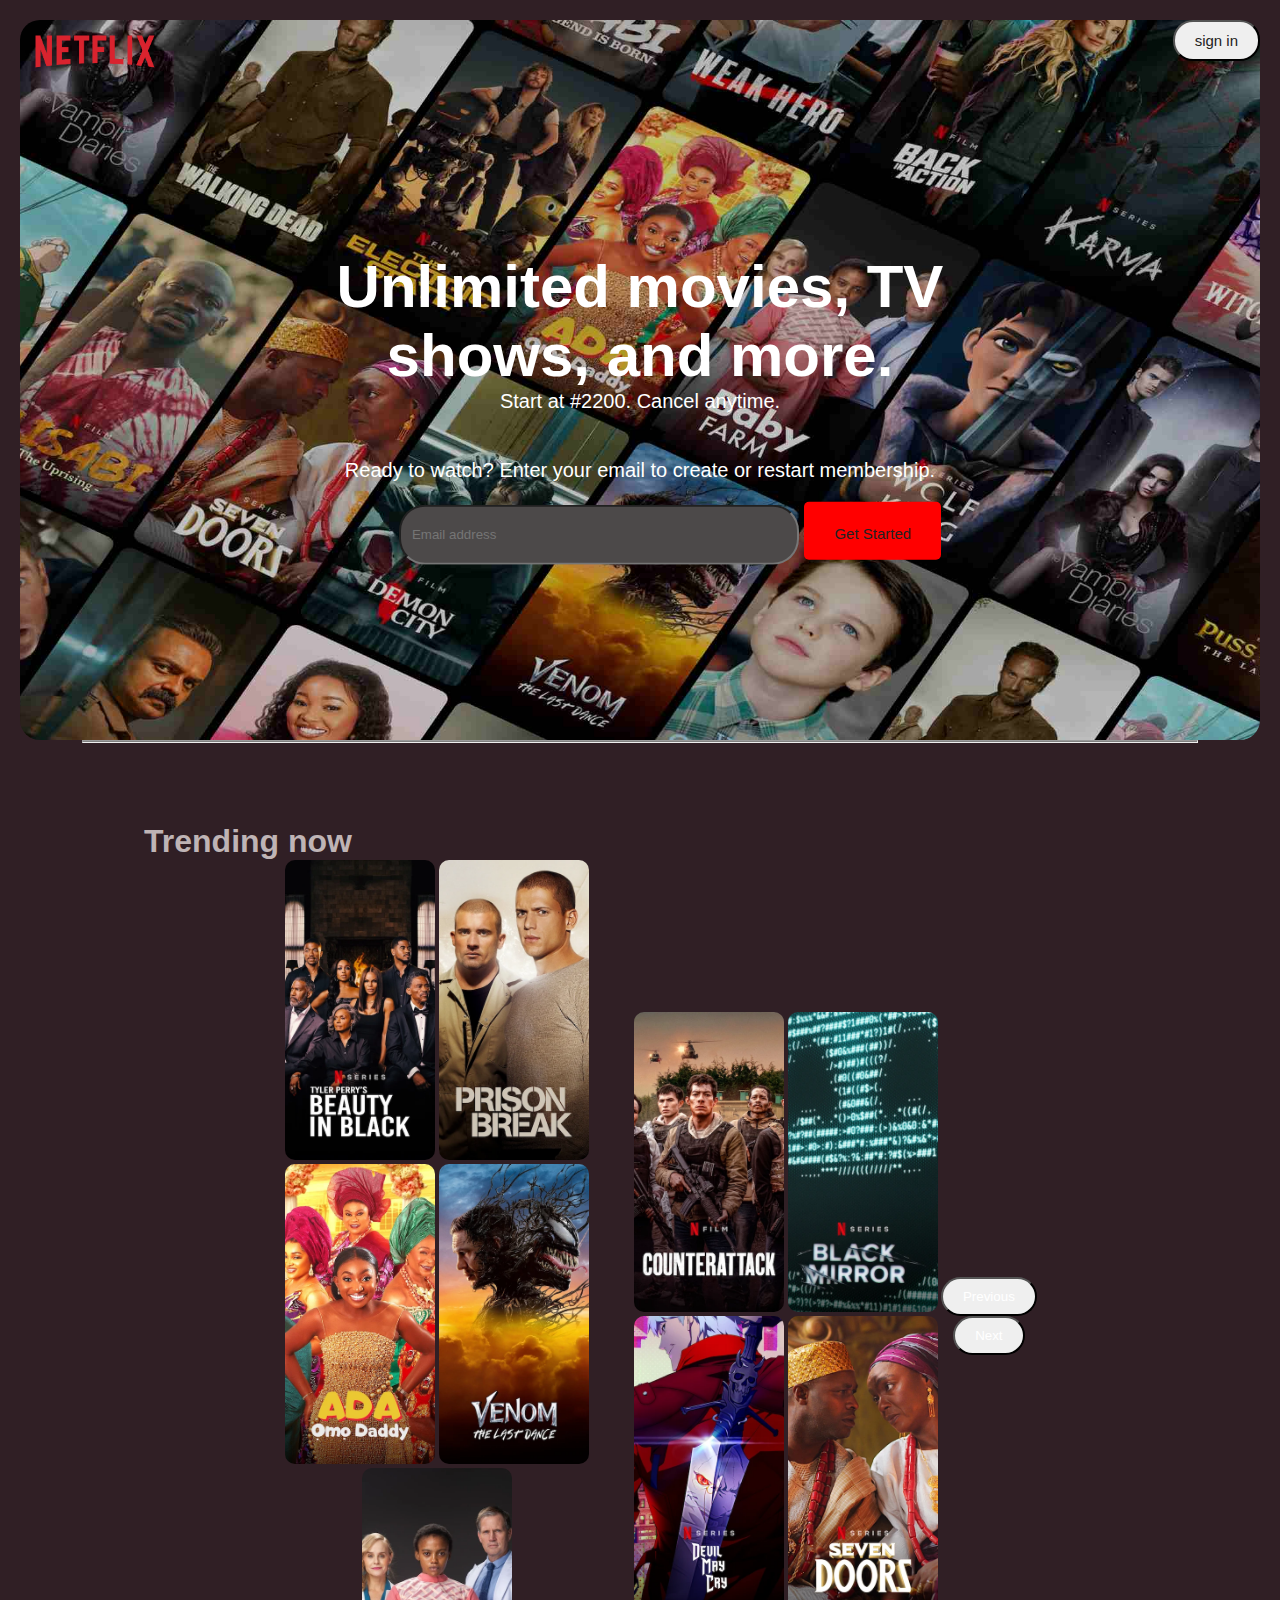
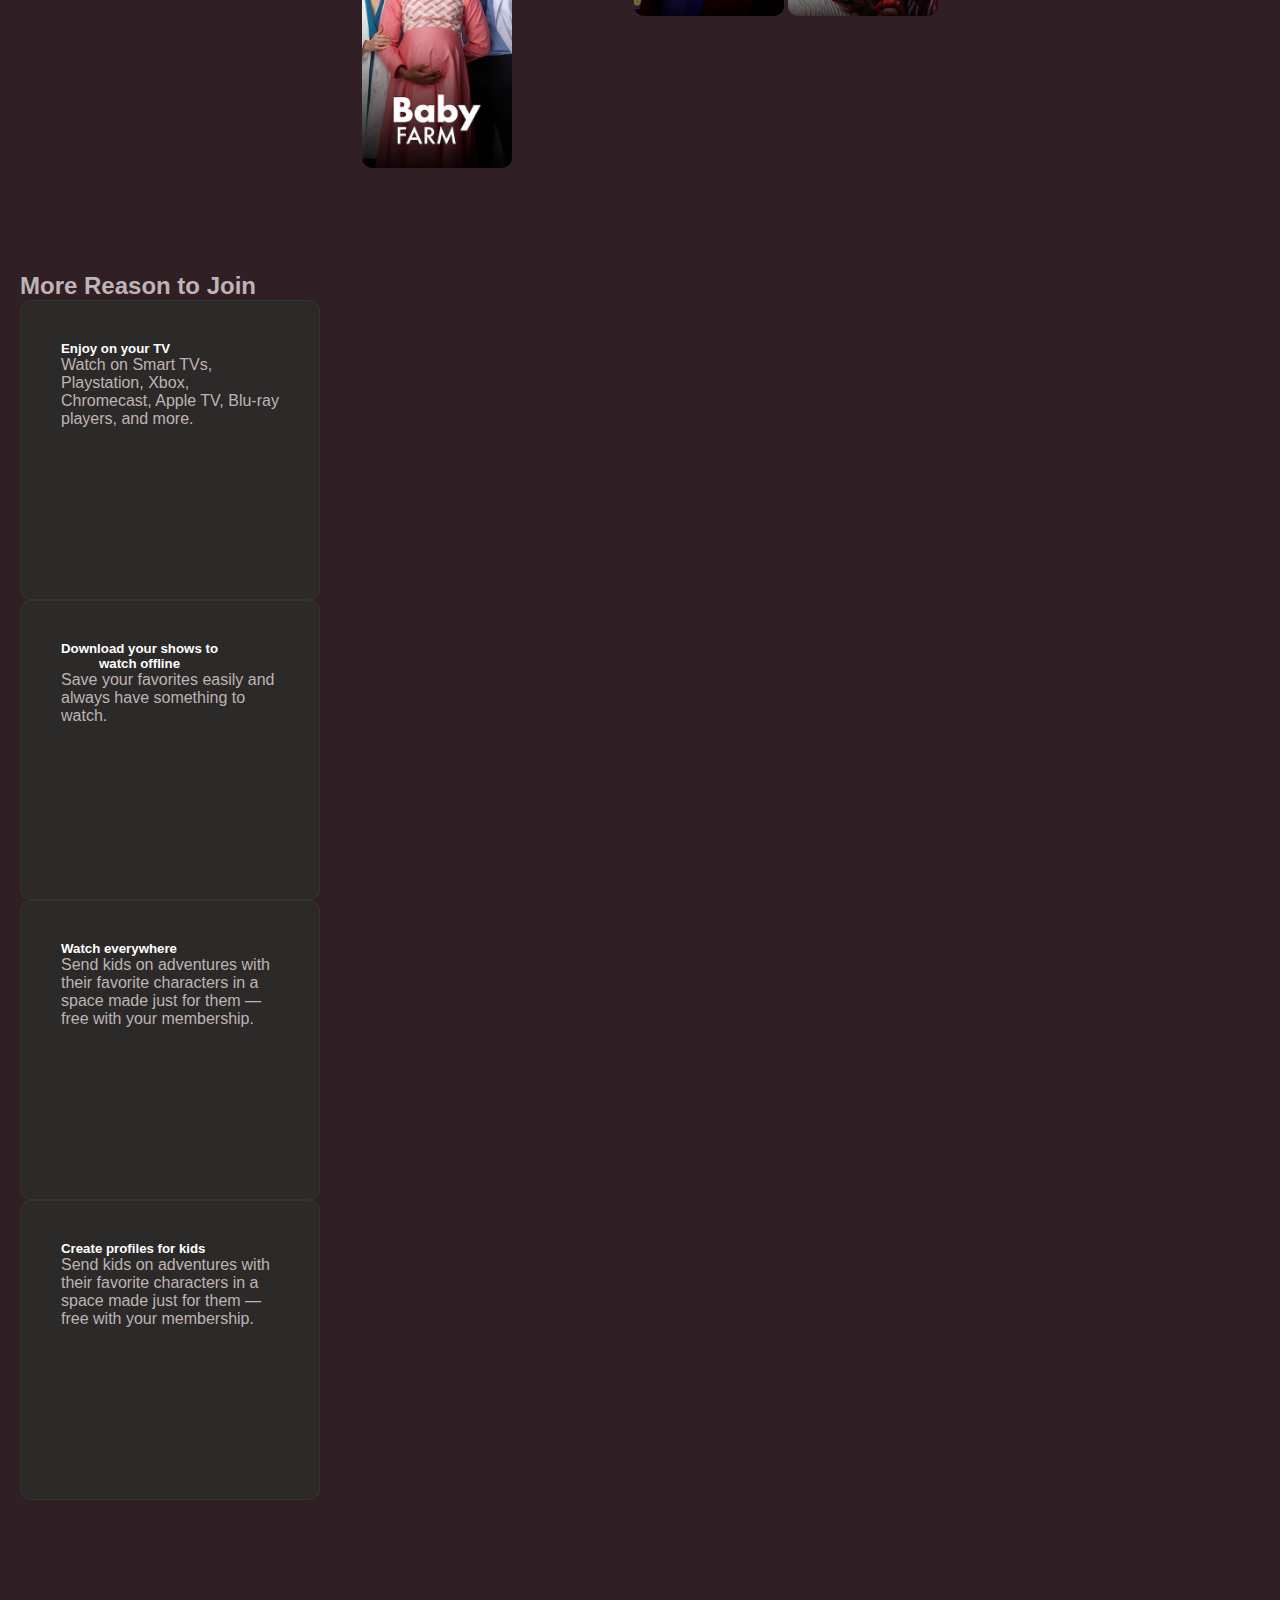
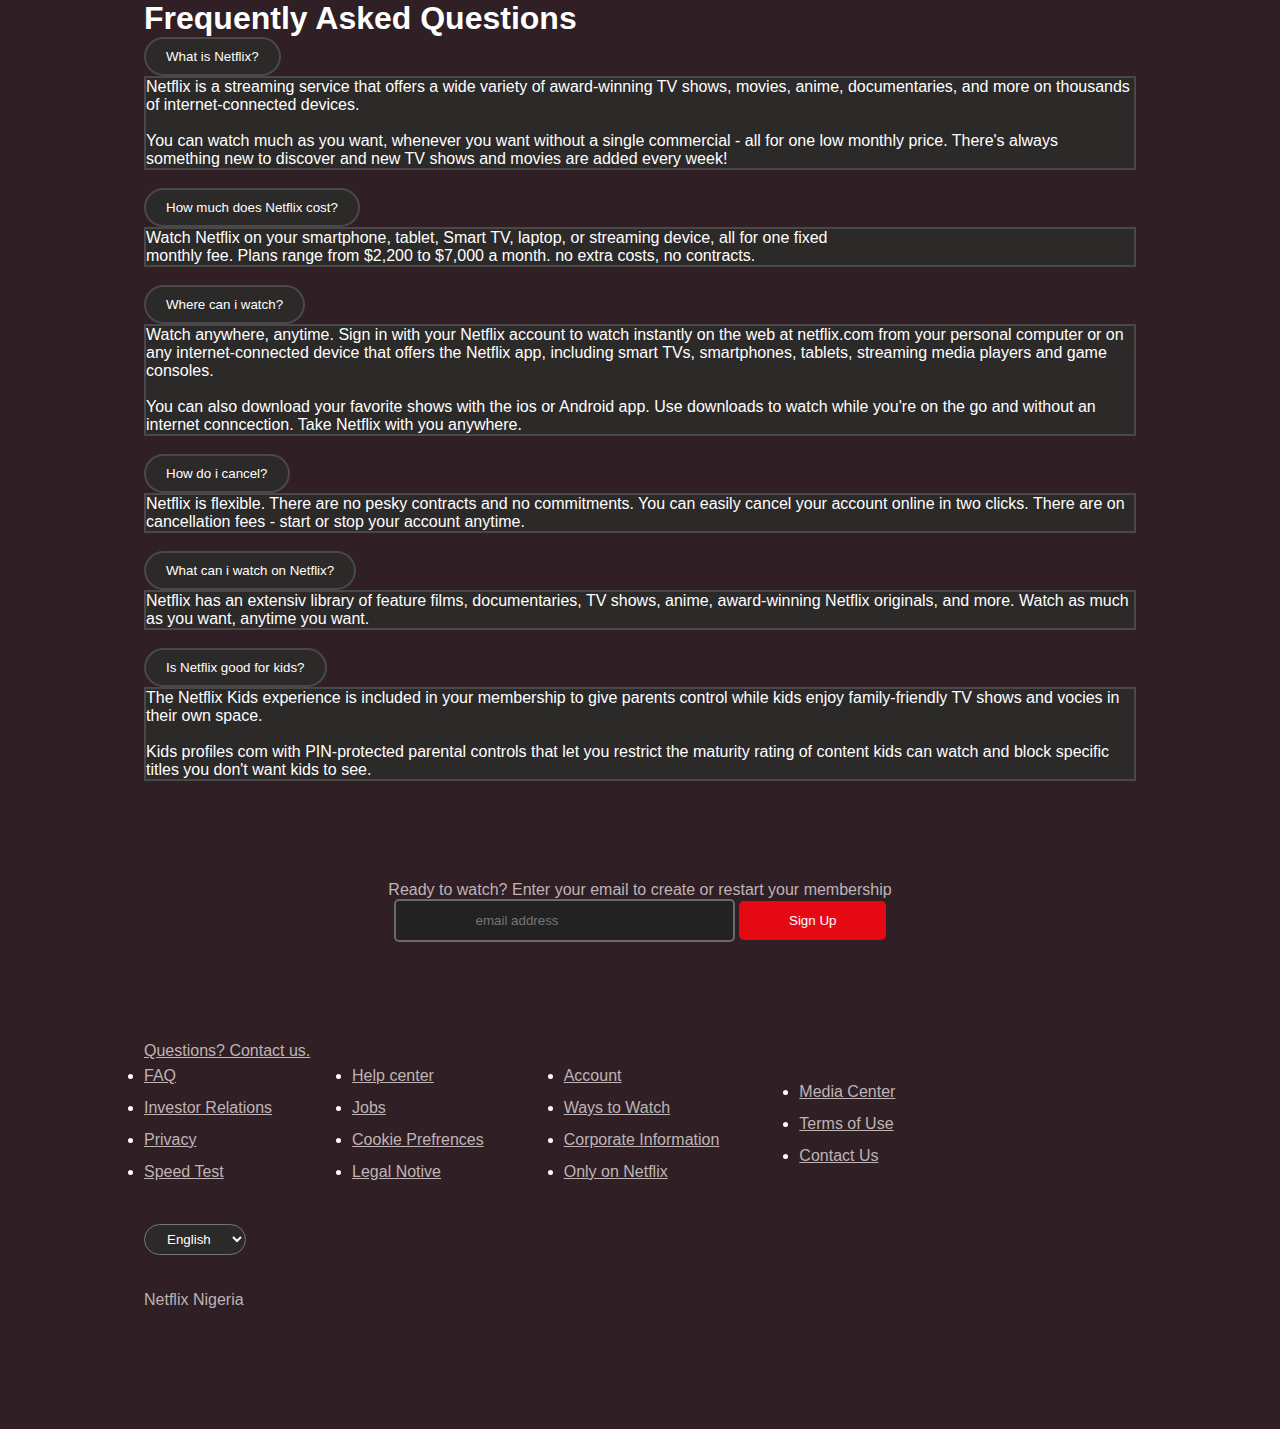
<file: index.html>
<!DOCTYPE html>
<html>
  <head>
    <title>Netflix</title>
    <link
      href="https://cdn.jsdelivr.net/npm/bootstrap@5.3.5/dist/css/bootstrap.min.css"
      rel="stylesheet"
      integrity="sha384-SgOJa3DmI69IUzQ2PVdRZhwQ+dy64/BUtbMJw1MZ8t5HZApcHrRKUc4W0kG879m7"
      crossorigin="anonymous"
    />
    <link rel="stylesheet" href="./style.css" />
  </head>
  <body>
    <div class="header">
      <div class="navbar">
        <div class="logo">
          <a href="">
            <img src="./images/Netflix_Logo_PMS.png" alt="" width="150px" />
          </a>
        </div>
        <div class="btn">
          <button><a href="">sign in</a></button>
        </div>
      </div>
      <div class="hero-section">
        <div class="hero-text">
          <h1>Unlimited movies, TV shows, and more.</h1>
          <p>Start at #2200. Cancel anytime.</p>
          <br /><br />
          Ready to watch? Enter your email to create or restart membership.
        </div>
        <div class="hero-button">
          <form class="email">
            <input type="email" placeholder="   Email address" required />

            <button><a href="">Get Started</a></button>
          </form>
        </div>
      </div>
    </div>
    <hr />
    <div>
      <div class="main">
        <h2>Trending now</h2>
        <div id="carouselExample" class="carousel slide">
          <div class="carousel-inner">
            <div class="carousel-item active">
              <img src="./images/black beauty.webp" class="logo2" alt="" />

              <img src="./images/prison break.webp" class="logo2" alt="" />

              <img src="./images/ada omo daddy.webp" class="logo2" alt="" />

              <img src="./images/venom.webp" class="logo2" alt="" />

              <img src="./images/baby farm.webp" class="logo2" alt="" />
            </div>

            <div class="carousel-item">
              <img src="./images/counter attack.webp" class="logo2" alt="" />

              <img src="./images/black mirror.webp" class="logo2" alt="" />

              <img src="./images/devil cry.webp" class="logo2" alt="" />

              <img src="./images/seven doors.webp" class="logo2" alt="" />
            </div>

            <div>
              <button
                class="carousel-control-prev"
                type="button"
                data-bs-target="#carouselExample"
                data-bs-slide="prev"
              >
                <span
                  class="carousel-control-prev-icon"
                  aria-hidden="true"
                ></span>
                <span class="visually-hidden">Previous</span>
              </button>

              <button
                class="carousel-control-next"
                type="button"
                data-bs-target="#carouselExample"
                data-bs-slide="next"
              >
                <span
                  class="carousel-control-next-icon"
                  aria-hidden="true"
                ></span>
                <span class="visually-hidden">Next</span>
              </button>
            </div>
          </div>
        </div>
      </div>

      <!-- card -->
      <div class="card-h2">
        <h2>More Reason to Join</h2>
      </div>
      <div class="row row-cols-1 row-cols-md-4 g-0.5 p-5">
        <div class="col">
          <div class="card">
            <div class="card-body">
              <h5 class="card-title">Enjoy on your TV</h5>
              <p class="card-text">
                Watch on Smart TVs, Playstation, Xbox, Chromecast, Apple TV,
                Blu-ray players, and more.
              </p>
            </div>
          </div>
        </div>
        <div class="col">
          <div class="card">
            <div class="card-body">
              <h5 class="card-title">
                Download your shows to<br />watch offline
              </h5>
              <p class="card-text">
                Save your favorites easily and always have something to watch.
              </p>
            </div>
          </div>
        </div>
        <div class="col">
          <div class="card">
            <div class="card-body">
              <h5 class="card-title">Watch everywhere</h5>
              <p class="card-text">
                Send kids on adventures with their favorite characters in a
                space made just for them — free with your membership.
              </p>
            </div>
          </div>
        </div>
        <div class="col">
          <div class="card">
            <div class="card-body">
              <h5 class="card-title">Create profiles for kids</h5>
              <p class="card-text">
                Send kids on adventures with their favorite characters in a
                space made just for them — free with your membership.
              </p>
            </div>
          </div>
        </div>
      </div>

      
    </div>


    <!-- Accordion -->


     <!-- Accordion section -->
     <div class="acord-sect">
        <h1 class="h1">Frequently Asked Questions</h1>
        <div class="accordion accordion-flush" id="accordionFlushExample">
            <div class="accordion-item">
              <h2 class="accordion-header">
                <button class="accordion-button collapsed" type="button" data-bs-toggle="collapse" data-bs-target="#flush-collapseOne" aria-expanded="false" aria-controls="flush-collapseOne">
                  What is Netflix?
                </button>
              </h2>
              <div id="flush-collapseOne" class="accordion-collapse collapse" data-bs-parent="#accordionFlushExample">
                <div class="accordion-body">Netflix is a streaming service that offers a wide variety of award-winning TV shows, movies, anime, documentaries, and more on thousands of internet-connected devices. <br><br> You can watch much as you want, whenever you want without a single commercial - all for one low monthly price. There's always something new to discover and new TV shows and movies are added every week!</div>
              </div>
            </div>
            <br>

            <div class="accordion-item">
              <h2 class="accordion-header">
                <button class="accordion-button collapsed" type="button" data-bs-toggle="collapse" data-bs-target="#flush-collapseTwo" aria-expanded="false" aria-controls="flush-collapseTwo">
                  How much does Netflix cost?
                </button>
              </h2>
              <div id="flush-collapseTwo" class="accordion-collapse collapse" data-bs-parent="#accordionFlushExample">
                <div class="accordion-body">Watch Netflix on your smartphone, tablet, Smart TV, laptop, or streaming device, all for one fixed<br> monthly fee. Plans range from $2,200 to $7,000 a month. no extra costs, no contracts.</div>
              </div>
            </div>
            <br>

            <div class="accordion-item">
              <h2 class="accordion-header">
                <button class="accordion-button collapsed" type="button" data-bs-toggle="collapse" data-bs-target="#flush-collapseThree" aria-expanded="false" aria-controls="flush-collapseThree">
                  Where can i watch?
                </button>
              </h2>
              <div id="flush-collapseThree" class="accordion-collapse collapse" data-bs-parent="#accordionFlushExample">
                <div class="accordion-body">Watch anywhere, anytime. Sign in with your Netflix account to watch instantly on the web at netflix.com from your personal computer or on any internet-connected device that offers the Netflix app, including smart TVs, smartphones, tablets, streaming media players and game consoles. <br><br> You can also download your favorite shows with the ios or Android app. Use downloads to watch while you're on the go and without an internet conncection. Take Netflix with you anywhere.</div>
              </div>
            </div>
            <br>

            <div class="accordion-item">
                <h2 class="accordion-header">
                  <button class="accordion-button collapsed" type="button" data-bs-toggle="collapse" data-bs-target="#flush-collapseFour" aria-expanded="false" aria-controls="flush-collapseFour">
                    How do i cancel?
                  </button>
                </h2>
                <div id="flush-collapseFour" class="accordion-collapse collapse" data-bs-parent="#accordionFlushExample">
                  <div class="accordion-body">Netflix is flexible. There are no pesky contracts and no commitments. You can easily cancel your account online in two clicks. There are on cancellation fees - start or stop your account anytime.</div>
                </div>
              </div>
              <br>
            
            <div class="accordion-item">
                <h2 class="accordion-header">
                  <button class="accordion-button collapsed" type="button" data-bs-toggle="collapse" data-bs-target="#flush-collapseFive" aria-expanded="false" aria-controls="flush-collapseFive">
                    What can i watch on Netflix?
                  </button>
                </h2>
                <div id="flush-collapseFive" class="accordion-collapse collapse" data-bs-parent="#accordionFlushExample">
                  <div class="accordion-body">Netflix has an extensiv library of feature films, documentaries, TV shows, anime, award-winning Netflix originals, and more. Watch as much as you want, anytime you want.</div>
                </div>
              </div>
              <br>
            
            <div class="accordion-item">
                <h2 class="accordion-header">
                  <button class="accordion-button collapsed" type="button" data-bs-toggle="collapse" data-bs-target="#flush-collapseSix" aria-expanded="false" aria-controls="flush-collapseSix">
                    Is Netflix good for kids?
                  </button>
                </h2>
                <div id="flush-collapseSix" class="accordion-collapse collapse" data-bs-parent="#accordionFlushExample">
                  <div class="accordion-body">The Netflix Kids experience is included in your membership to give parents control while kids enjoy family-friendly TV shows and vocies in their own space. <br><br>Kids profiles com with PIN-protected parental controls that let you restrict the maturity rating of content kids can watch and block specific titles you don't want kids to see.</div>
                </div>
              </div>

          </div>
     </div>

     <!-- Section signin content -->
    <div class="sect-signin">
        <p>Ready to watch? Enter your email to create or restart your membership</p>
        
        <form action="" class="signin-button">
        <input type="email" placeholder="email address"required>
        <button class="signin-button2">Sign Up</button>
        </form>
    </div>

   
      <!--footer content  -->

      
  <footer>
    <div class="footer-section">
       <div class="quest">
           <p><a href="">Questions? Contact us.</a></p>
       </div>

       <div class="footer-list">
           <div class="list-sect">
               <li><a href="">FAQ</a></li>
               <li><a href="">Investor Relations</a></li>
               <li><a href="">Privacy</a></li>
               <li><a href="">Speed Test</a></li>
           </div>

           <div class="list-sect">
               <li><a href="">Help center</a></li>
               <li><a href="">Jobs</a></li>
               <li><a href="">Cookie Prefrences</a></li>
               <li><a href="">Legal Notive</a></li>
           </div>

           <div class="list-sect">
               <li><a href="">Account</a></li>
               <li><a href="">Ways to Watch</a></li>
               <li><a href="">Corporate Information</a></li>
               <li><a href="">Only on Netflix</a></li>
           </div>

           <div class="list-sect">
               <li><a href="">Media Center</a></li>
               <li><a href="">Terms of Use</a></li>
               <li><a href="">Contact Us</a></li>
           </div>
       </div>
       <br><br>
       <div>
           <select name="language" id="language" class="english">
               <option value="en">English</option>
           </select>
       </div>
       <br><br>
       <div class="footer-text">
           <p>Netflix Nigeria</p>
       </div>

    </div>
 </footer>
    </div>
  </body>
  <script
    src="https://cdn.jsdelivr.net/npm/bootstrap@5.3.5/dist/js/bootstrap.bundle.min.js"
    integrity="sha384-k6d4wzSIapyDyv1kpU366/PK5hCdSbCRGRCMv+eplOQJWyd1fbcAu9OCUj5zNLiq"
    crossorigin="anonymous"
  ></script>
</html>
</file>
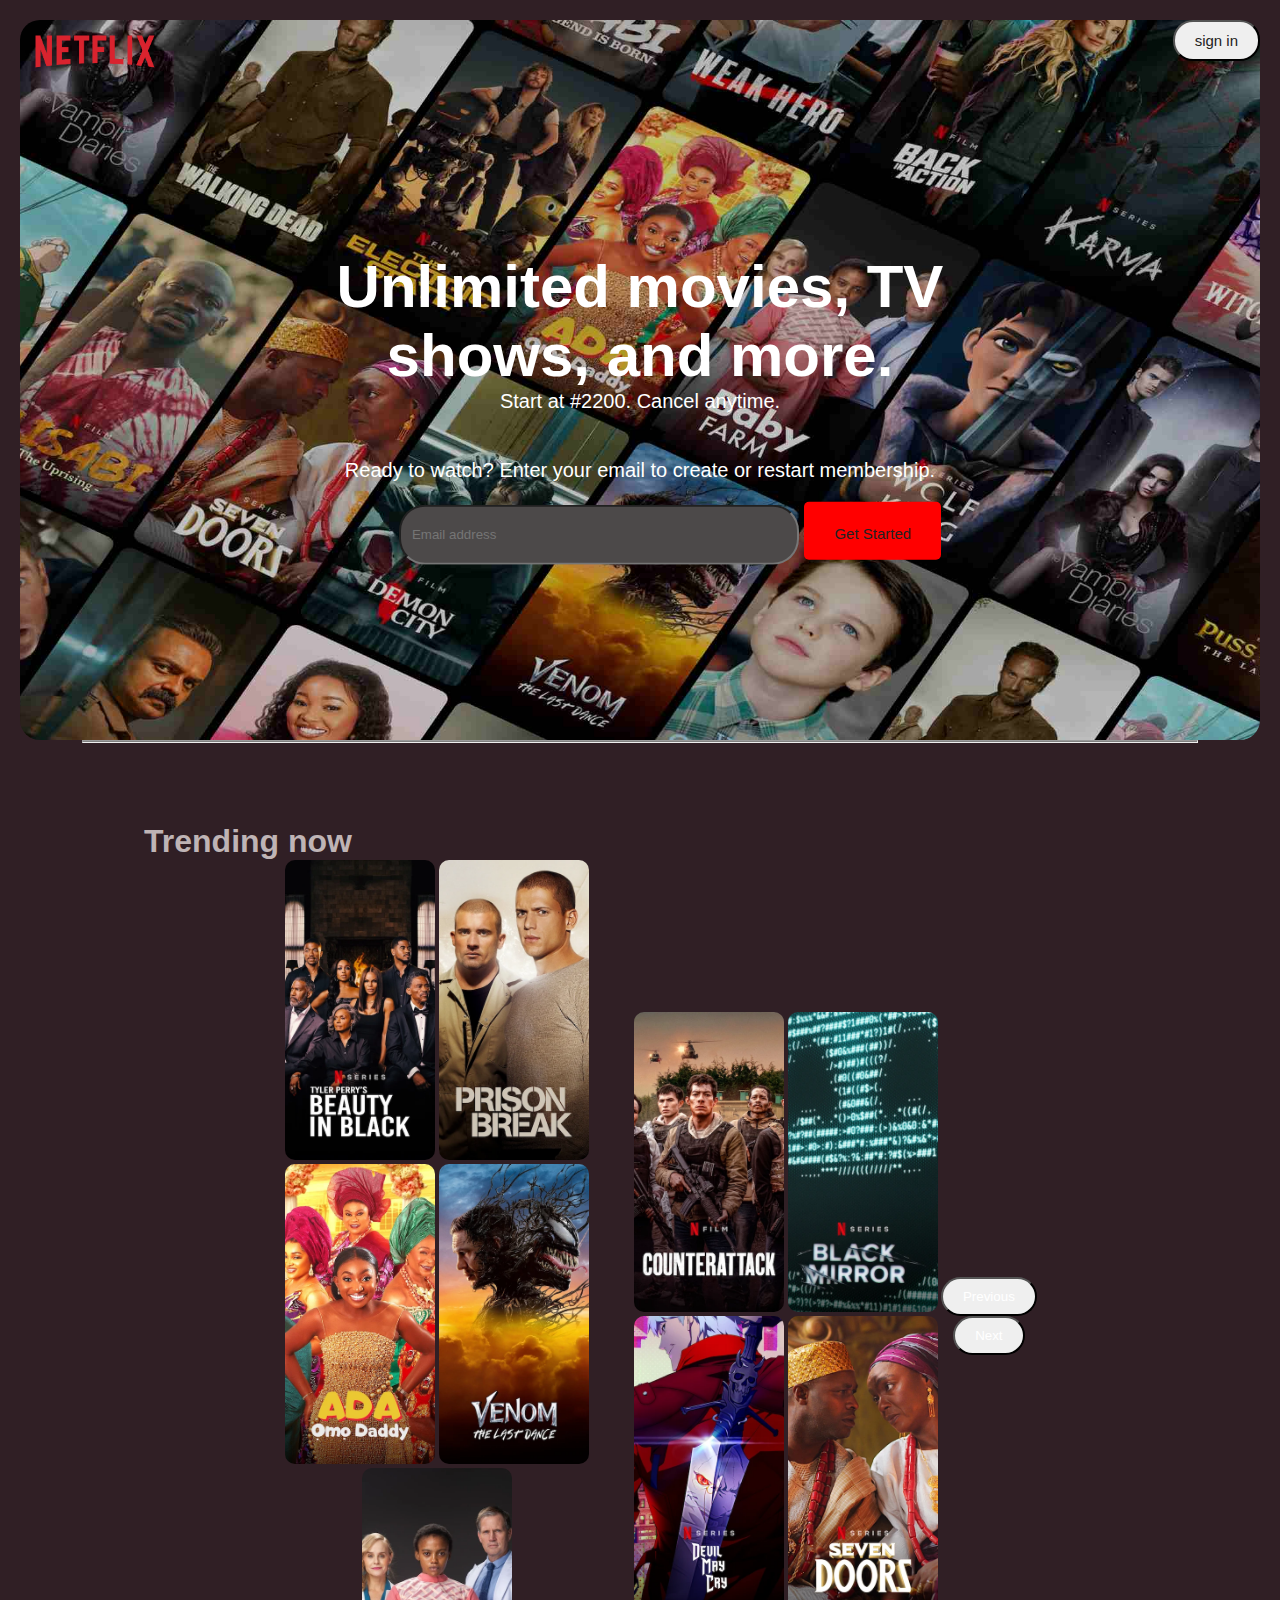
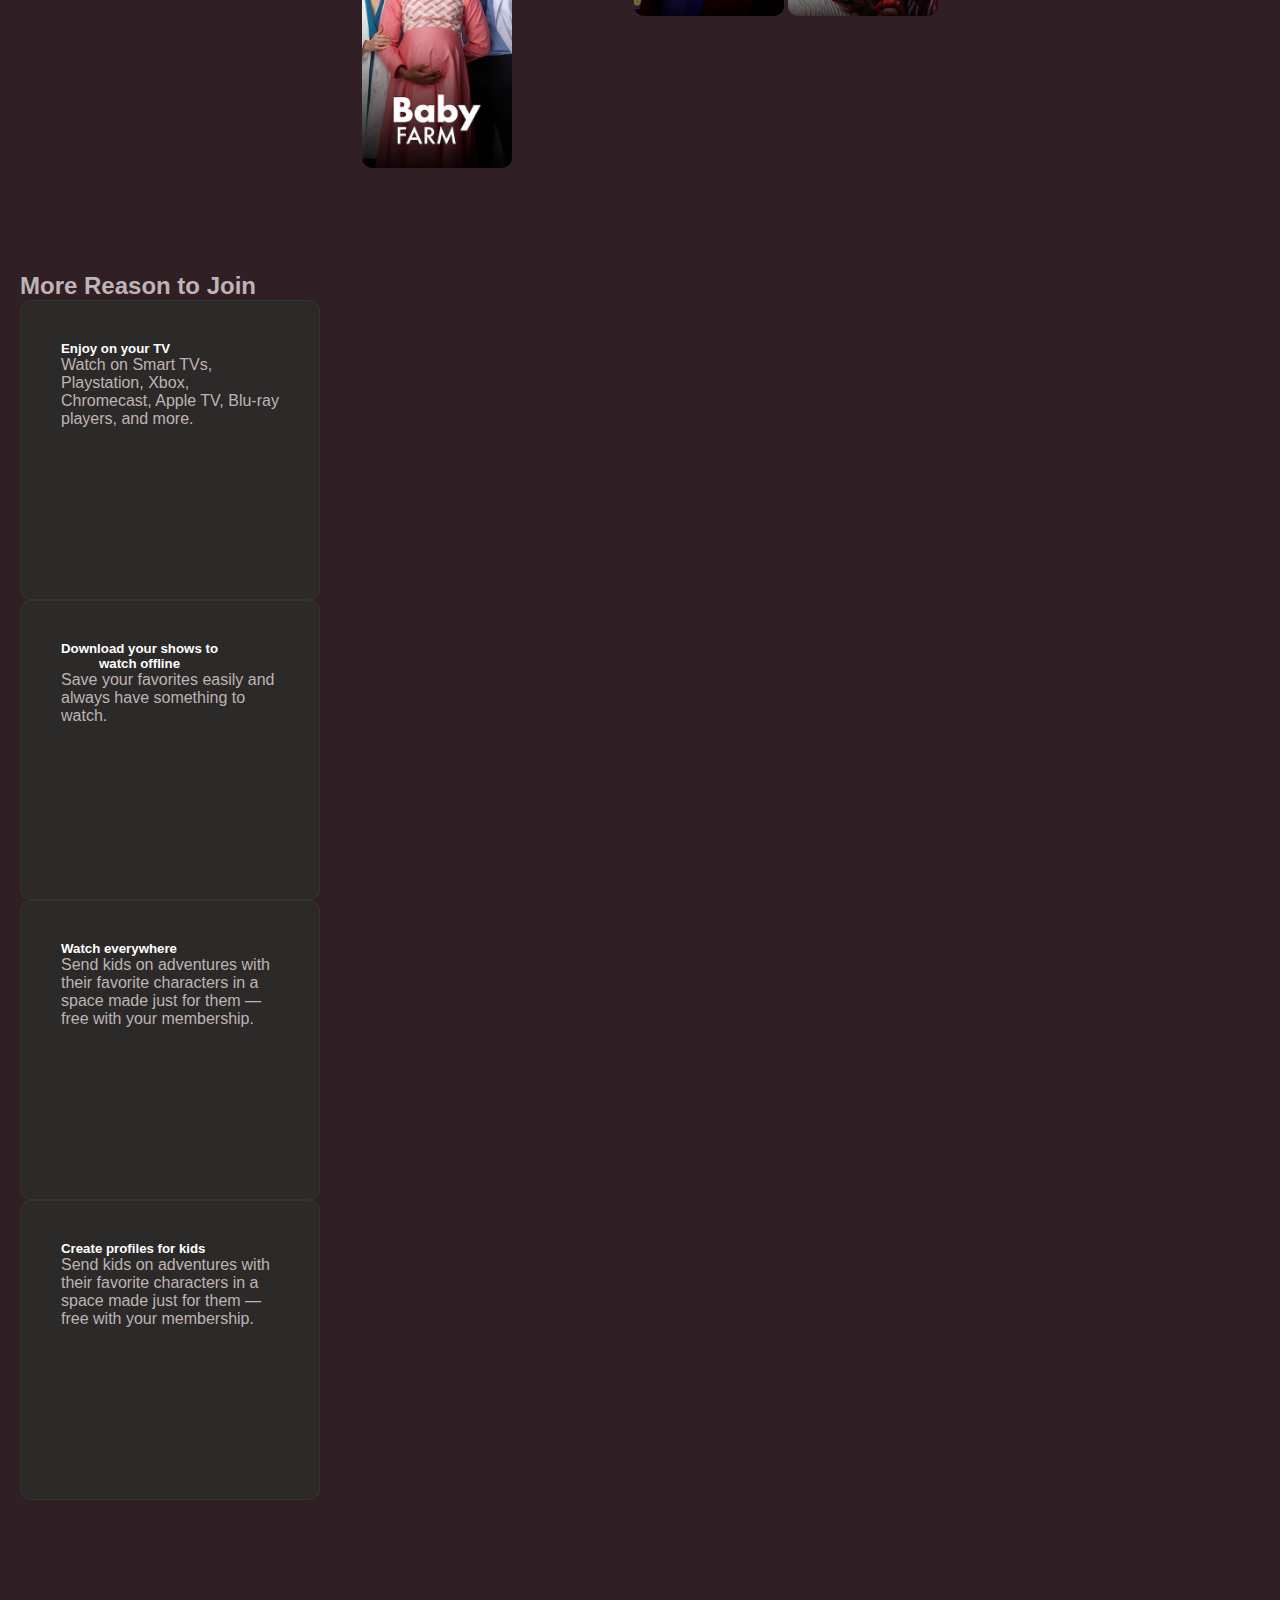
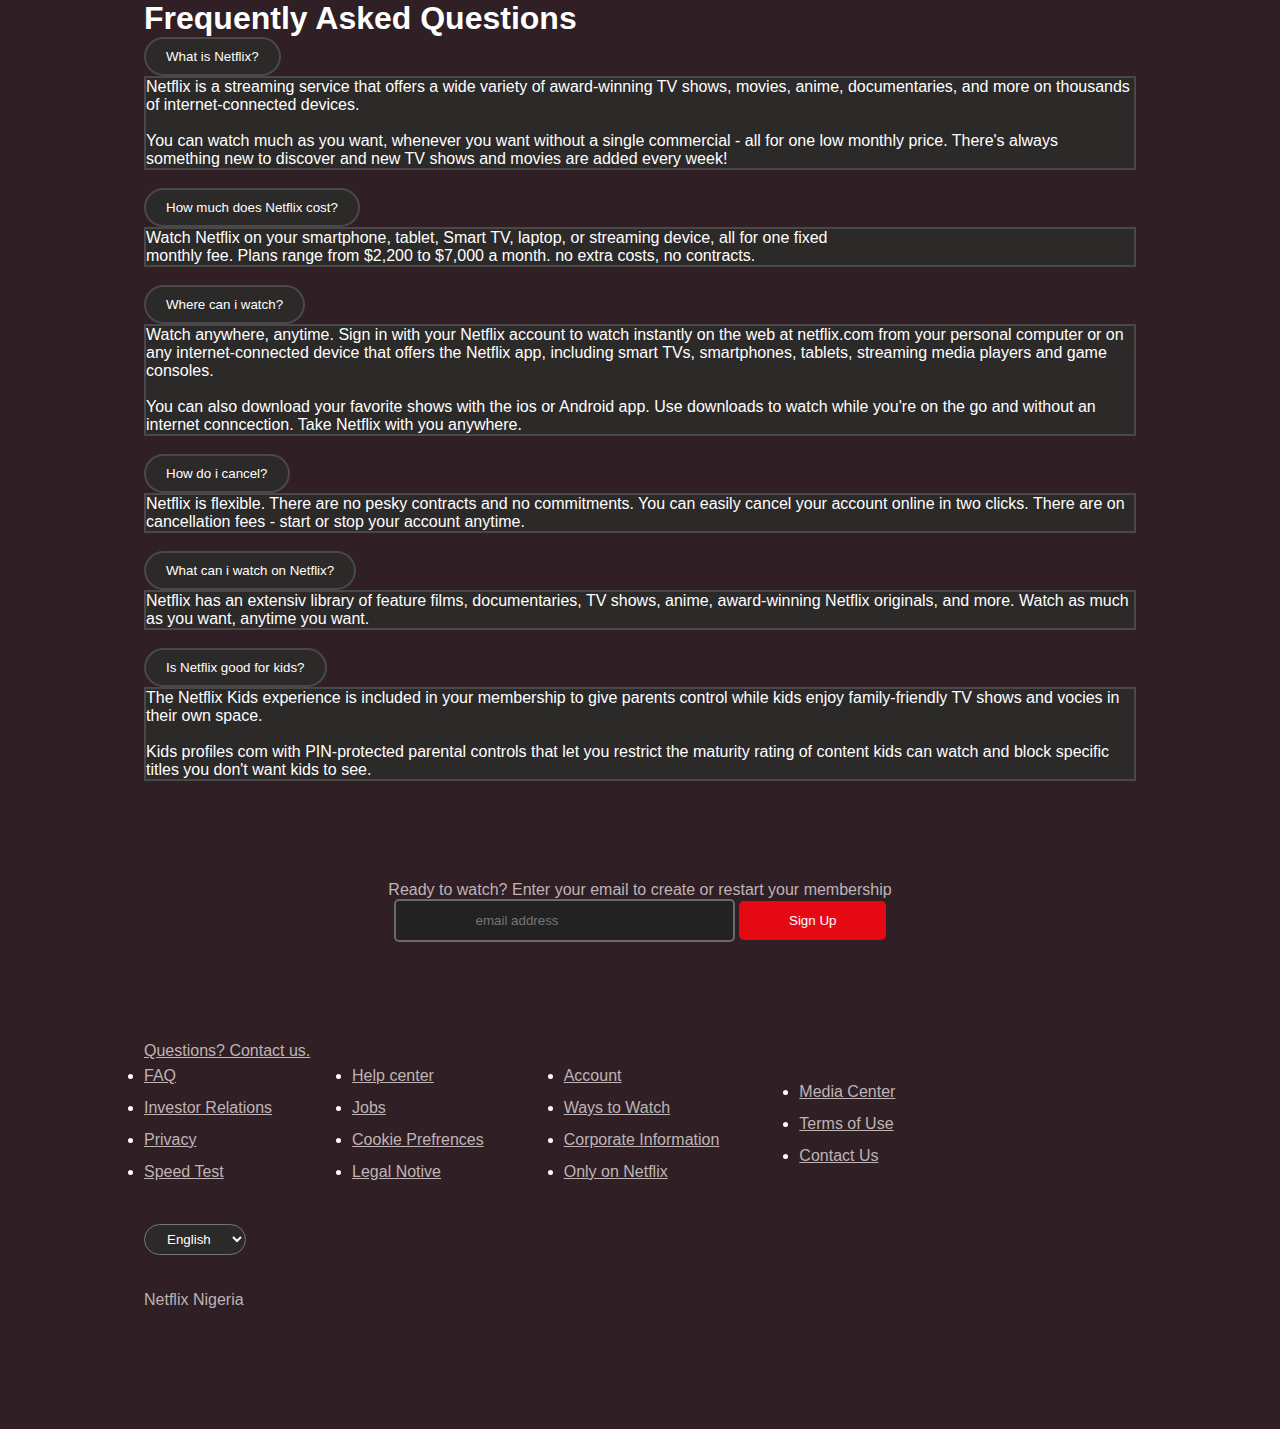
<file: netflix.html>
<!DOCTYPE html>
<html>
  <head>
    <title>Netflix</title>
    <link
      href="https://cdn.jsdelivr.net/npm/bootstrap@5.3.5/dist/css/bootstrap.min.css"
      rel="stylesheet"
      integrity="sha384-SgOJa3DmI69IUzQ2PVdRZhwQ+dy64/BUtbMJw1MZ8t5HZApcHrRKUc4W0kG879m7"
      crossorigin="anonymous"
    />
    <link rel="stylesheet" href="./netflix.css" />
  </head>
  <body>
    <div class="header">
      <div class="navbar">
        <div class="logo">
          <a href="">
            <img src="./images/Netflix_Logo_PMS.png" alt="" width="150px" />
          </a>
        </div>
        <div class="btn">
          <button><a href="">sign in</a></button>
        </div>
      </div>
      <div class="hero-section">
        <div class="hero-text">
          <h1>Unlimited movies, TV shows, and more.</h1>
          <p>Start at #2200. Cancel anytime.</p>
          <br /><br />
          Ready to watch? Enter your email to create or restart membership.
        </div>
        <div class="hero-button">
          <form class="email">
            <input type="email" placeholder="   Email address" required />

            <button><a href="">Get Started</a></button>
          </form>
        </div>
      </div>
    </div>
    <hr />
    <div>
      <div class="main">
        <h2>Trending now</h2>
        <div id="carouselExample" class="carousel slide">
          <div class="carousel-inner">
            <div class="carousel-item active">
              <img src="./images/black beauty.webp" class="logo2" alt="" />

              <img src="./images/prison break.webp" class="logo2" alt="" />

              <img src="./images/ada omo daddy.webp" class="logo2" alt="" />

              <img src="./images/venom.webp" class="logo2" alt="" />

              <img src="./images/baby farm.webp" class="logo2" alt="" />
            </div>

            <div class="carousel-item">
              <img src="./images/counter attack.webp" class="logo2" alt="" />

              <img src="./images/black mirror.webp" class="logo2" alt="" />

              <img src="./images/devil cry.webp" class="logo2" alt="" />

              <img src="./images/seven doors.webp" class="logo2" alt="" />
            </div>

            <div>
              <button
                class="carousel-control-prev"
                type="button"
                data-bs-target="#carouselExample"
                data-bs-slide="prev"
              >
                <span
                  class="carousel-control-prev-icon"
                  aria-hidden="true"
                ></span>
                <span class="visually-hidden">Previous</span>
              </button>

              <button
                class="carousel-control-next"
                type="button"
                data-bs-target="#carouselExample"
                data-bs-slide="next"
              >
                <span
                  class="carousel-control-next-icon"
                  aria-hidden="true"
                ></span>
                <span class="visually-hidden">Next</span>
              </button>
            </div>
          </div>
        </div>
      </div>

      <!-- card -->
      <div class="card-h2">
        <h2>More Reason to Join</h2>
      </div>
      <div class="row row-cols-1 row-cols-md-4 g-0.5 p-5">
        <div class="col">
          <div class="card">
            <div class="card-body">
              <h5 class="card-title">Enjoy on your TV</h5>
              <p class="card-text">
                Watch on Smart TVs, Playstation, Xbox, Chromecast, Apple TV,
                Blu-ray players, and more.
              </p>
            </div>
          </div>
        </div>
        <div class="col">
          <div class="card">
            <div class="card-body">
              <h5 class="card-title">
                Download your shows to<br />watch offline
              </h5>
              <p class="card-text">
                Save your favorites easily and always have something to watch.
              </p>
            </div>
          </div>
        </div>
        <div class="col">
          <div class="card">
            <div class="card-body">
              <h5 class="card-title">Watch everywhere</h5>
              <p class="card-text">
                Send kids on adventures with their favorite characters in a
                space made just for them — free with your membership.
              </p>
            </div>
          </div>
        </div>
        <div class="col">
          <div class="card">
            <div class="card-body">
              <h5 class="card-title">Create profiles for kids</h5>
              <p class="card-text">
                Send kids on adventures with their favorite characters in a
                space made just for them — free with your membership.
              </p>
            </div>
          </div>
        </div>
      </div>

      
    </div>


    <!-- Accordion -->


     <!-- Accordion section -->
     <div class="acord-sect">
        <h1 class="h1">Frequently Asked Questions</h1>
        <div class="accordion accordion-flush" id="accordionFlushExample">
            <div class="accordion-item">
              <h2 class="accordion-header">
                <button class="accordion-button collapsed" type="button" data-bs-toggle="collapse" data-bs-target="#flush-collapseOne" aria-expanded="false" aria-controls="flush-collapseOne">
                  What is Netflix?
                </button>
              </h2>
              <div id="flush-collapseOne" class="accordion-collapse collapse" data-bs-parent="#accordionFlushExample">
                <div class="accordion-body">Netflix is a streaming service that offers a wide variety of award-winning TV shows, movies, anime, documentaries, and more on thousands of internet-connected devices. <br><br> You can watch much as you want, whenever you want without a single commercial - all for one low monthly price. There's always something new to discover and new TV shows and movies are added every week!</div>
              </div>
            </div>
            <br>

            <div class="accordion-item">
              <h2 class="accordion-header">
                <button class="accordion-button collapsed" type="button" data-bs-toggle="collapse" data-bs-target="#flush-collapseTwo" aria-expanded="false" aria-controls="flush-collapseTwo">
                  How much does Netflix cost?
                </button>
              </h2>
              <div id="flush-collapseTwo" class="accordion-collapse collapse" data-bs-parent="#accordionFlushExample">
                <div class="accordion-body">Watch Netflix on your smartphone, tablet, Smart TV, laptop, or streaming device, all for one fixed<br> monthly fee. Plans range from $2,200 to $7,000 a month. no extra costs, no contracts.</div>
              </div>
            </div>
            <br>

            <div class="accordion-item">
              <h2 class="accordion-header">
                <button class="accordion-button collapsed" type="button" data-bs-toggle="collapse" data-bs-target="#flush-collapseThree" aria-expanded="false" aria-controls="flush-collapseThree">
                  Where can i watch?
                </button>
              </h2>
              <div id="flush-collapseThree" class="accordion-collapse collapse" data-bs-parent="#accordionFlushExample">
                <div class="accordion-body">Watch anywhere, anytime. Sign in with your Netflix account to watch instantly on the web at netflix.com from your personal computer or on any internet-connected device that offers the Netflix app, including smart TVs, smartphones, tablets, streaming media players and game consoles. <br><br> You can also download your favorite shows with the ios or Android app. Use downloads to watch while you're on the go and without an internet conncection. Take Netflix with you anywhere.</div>
              </div>
            </div>
            <br>

            <div class="accordion-item">
                <h2 class="accordion-header">
                  <button class="accordion-button collapsed" type="button" data-bs-toggle="collapse" data-bs-target="#flush-collapseFour" aria-expanded="false" aria-controls="flush-collapseFour">
                    How do i cancel?
                  </button>
                </h2>
                <div id="flush-collapseFour" class="accordion-collapse collapse" data-bs-parent="#accordionFlushExample">
                  <div class="accordion-body">Netflix is flexible. There are no pesky contracts and no commitments. You can easily cancel your account online in two clicks. There are on cancellation fees - start or stop your account anytime.</div>
                </div>
              </div>
              <br>
            
            <div class="accordion-item">
                <h2 class="accordion-header">
                  <button class="accordion-button collapsed" type="button" data-bs-toggle="collapse" data-bs-target="#flush-collapseFive" aria-expanded="false" aria-controls="flush-collapseFive">
                    What can i watch on Netflix?
                  </button>
                </h2>
                <div id="flush-collapseFive" class="accordion-collapse collapse" data-bs-parent="#accordionFlushExample">
                  <div class="accordion-body">Netflix has an extensiv library of feature films, documentaries, TV shows, anime, award-winning Netflix originals, and more. Watch as much as you want, anytime you want.</div>
                </div>
              </div>
              <br>
            
            <div class="accordion-item">
                <h2 class="accordion-header">
                  <button class="accordion-button collapsed" type="button" data-bs-toggle="collapse" data-bs-target="#flush-collapseSix" aria-expanded="false" aria-controls="flush-collapseSix">
                    Is Netflix good for kids?
                  </button>
                </h2>
                <div id="flush-collapseSix" class="accordion-collapse collapse" data-bs-parent="#accordionFlushExample">
                  <div class="accordion-body">The Netflix Kids experience is included in your membership to give parents control while kids enjoy family-friendly TV shows and vocies in their own space. <br><br>Kids profiles com with PIN-protected parental controls that let you restrict the maturity rating of content kids can watch and block specific titles you don't want kids to see.</div>
                </div>
              </div>

          </div>
     </div>

     <!-- Section signin content -->
    <div class="sect-signin">
        <p>Ready to watch? Enter your email to create or restart your membership</p>
        
        <form action="" class="signin-button">
        <input type="email" placeholder="email address"required>
        <button class="signin-button2">Sign Up</button>
        </form>
    </div>

   
      <!--footer content  -->

      
  <footer>
    <div class="footer-section">
       <div class="quest">
           <p><a href="">Questions? Contact us.</a></p>
       </div>

       <div class="footer-list">
           <div class="list-sect">
               <li><a href="">FAQ</a></li>
               <li><a href="">Investor Relations</a></li>
               <li><a href="">Privacy</a></li>
               <li><a href="">Speed Test</a></li>
           </div>

           <div class="list-sect">
               <li><a href="">Help center</a></li>
               <li><a href="">Jobs</a></li>
               <li><a href="">Cookie Prefrences</a></li>
               <li><a href="">Legal Notive</a></li>
           </div>

           <div class="list-sect">
               <li><a href="">Account</a></li>
               <li><a href="">Ways to Watch</a></li>
               <li><a href="">Corporate Information</a></li>
               <li><a href="">Only on Netflix</a></li>
           </div>

           <div class="list-sect">
               <li><a href="">Media Center</a></li>
               <li><a href="">Terms of Use</a></li>
               <li><a href="">Contact Us</a></li>
           </div>
       </div>
       <br><br>
       <div>
           <select name="language" id="language" class="english">
               <option value="en">English</option>
           </select>
       </div>
       <br><br>
       <div class="footer-text">
           <p>Netflix Nigeria</p>
       </div>

    </div>
 </footer>
    </div>
  </body>
  <script
    src="https://cdn.jsdelivr.net/npm/bootstrap@5.3.5/dist/js/bootstrap.bundle.min.js"
    integrity="sha384-k6d4wzSIapyDyv1kpU366/PK5hCdSbCRGRCMv+eplOQJWyd1fbcAu9OCUj5zNLiq"
    crossorigin="anonymous"
  ></script>
</html>
</file>
<file: style.css>
*{
    margin: 0;
    padding: 0;
    box-sizing: border-box;
}

body {
    background-color: #301F25;
    color: white;
    font-family: sans-serif;
    padding: 20px;
}

.header {
    height: 80vh;
    background-color: black;
    background-image: url("./images/background1.jpg");
    background-size: cover;
    background-position: center;
    border-radius: 20px;
    padding: -200px;
    width: 100%;
    position: relative;
    margin: auto;

}

.navbar {
    display: flex;
    justify-content: space-between;
    color: white;
}

.logo {
    font-size: 2em;
}
button{
    padding: 10px 20px;
    border-radius: 20px;
    color: white;
}
button a{
    cursor: pointer;
    text-decoration: none;
    color: #222;
    font-size: 15px;
    

}
.hero-button input{
    background-color: #4C4949;
    width: 400px;
    height: 60px;
    border-radius: 26px;
    margin-left: 60px;
}

.login {
    display: flex;
    align-items: center;
   
}

.hero-section {
    position: absolute;
    top: 40%;
    left: 50%;
    transform: translate(-50%,-50%);
    color: #fff;
    text-align: center;
    margin-top: 100px;
    font-size: 20px;
}
hr{
    width: 90%;
    height: 3px;
    background-color:gray;
    margin: auto;
}

.hero-text {
    margin-bottom: 20px;
}

.hero-text h1 {
    font-size: 3em;
}

.hero-button button {
    background-color: red;
    color: white;
    padding: 15px 30px;
    border: none;
    border-radius: 5px;
    font-size: 1.2em;
    cursor: pointer;
}


.footer {
    padding: 20px;
    text-align: center;
}
.main{
    width: 80%;
    margin: auto;
    margin-top: 5em;
}
.main h2{
    font-size: 2em;
    color: #bfb4b5;

}
.carousel-inner{
    display: flex;
    justify-content: space-between;
    width: 80%;
    margin: auto;
    align-items: center;
    text-align: center;
}
.logo2{
    width: 150px;
    border-radius: 10px;
}
@media (max-width:1250px){
    .logo2{
        width: 70px;
    }
    .card-body{
        gap: 2em;
    }
    
 

}
.card-body h5{
    font-weight: 700;
    color:white;
    display: flex;
    text-align: center;
}
.card-text{
    color: #BFB4B5;

}
.card{
    background-color: #2C2929;
    width: 300px;
    height: 300px;
    border-radius: 10px;
    padding: 40px;
    border: thin solid rgba(70, 65, 40, 0.407)     ;
    
    
}
.card-h2{
    color: #BFB4B5;
    margin-top: 100px;
    width: 80%;

}

/* accordion  */

.acord-sect{
    width: 80%;
    margin: 100px auto;

}

.accordion-button{
    background-color: #2C2929;
    border: 2px solid rgba(128, 128, 128, 0.356);
    color: white;
}
.h1{
    color: white;
}
.accordion-body{
    background-color: #2C2929;
    border: 2px solid rgba(128, 128, 128, 0.356);
    color: white;
}
/* section */
.sect-signin{
    width: 80%;
    margin: auto;
    text-align: center;
}
.sect-signin p{
    color: #BFB4B5;
}
.sect-signin form input{
    background-color: #222222;
    padding: 12px 80px;
    border: 2px solid rgba(128, 128, 128, 0.76);
    border-radius: 5px;
}
.signin-button2{
    padding: 12px 50px;
    background-color: #E50914;
    border-radius: 5px;
    color: white;
    cursor: pointer;
    border: none;
}
/* footer */
footer{
    width: 80%;
    margin: 100px auto;
}
.quest p a{
    color: #BFB4B5;
}
.footer-list{
    display: flex;
    align-items: center;
    gap: 5em;
    line-height: 2em;
   
}
.list-sect li a{
    color: #BFB4B5;
}
.english{
    background-color: #2C2929;
    border-radius: 20px;
    border: 2px soild gray;
    padding: 6px 18px;
    color: white;
}
.footer-text p{
    color: #BFB4B5;
}
</file>
<file: netflix.css>
*{
    margin: 0;
    padding: 0;
    box-sizing: border-box;
}

body {
    background-color: #301F25;
    color: white;
    font-family: sans-serif;
    padding: 20px;
}

.header {
    height: 80vh;
    background-color: black;
    background-image: url("./images/background1.jpg");
    background-size: cover;
    background-position: center;
    border-radius: 20px;
    padding: -200px;
    width: 100%;
    position: relative;
    margin: auto;

}

.navbar {
    display: flex;
    justify-content: space-between;
    color: white;
}

.logo {
    font-size: 2em;
}
button{
    padding: 10px 20px;
    border-radius: 20px;
    color: white;
}
button a{
    cursor: pointer;
    text-decoration: none;
    color: #222;
    font-size: 15px;
    

}
.hero-button input{
    background-color: #4C4949;
    width: 400px;
    height: 60px;
    border-radius: 26px;
    margin-left: 60px;
}

.login {
    display: flex;
    align-items: center;
   
}

.hero-section {
    position: absolute;
    top: 40%;
    left: 50%;
    transform: translate(-50%,-50%);
    color: #fff;
    text-align: center;
    margin-top: 100px;
    font-size: 20px;
}
hr{
    width: 90%;
    height: 3px;
    background-color:gray;
    margin: auto;
}

.hero-text {
    margin-bottom: 20px;
}

.hero-text h1 {
    font-size: 3em;
}

.hero-button button {
    background-color: red;
    color: white;
    padding: 15px 30px;
    border: none;
    border-radius: 5px;
    font-size: 1.2em;
    cursor: pointer;
}


.footer {
    padding: 20px;
    text-align: center;
}
.main{
    width: 80%;
    margin: auto;
    margin-top: 5em;
}
.main h2{
    font-size: 2em;
    color: #bfb4b5;

}
.carousel-inner{
    display: flex;
    justify-content: space-between;
    width: 80%;
    margin: auto;
    align-items: center;
    text-align: center;
}
.logo2{
    width: 150px;
    border-radius: 10px;
}
@media (max-width:1250px){
    .logo2{
        width: 70px;
    }
 

}
.card-body h5{
    font-weight: 700;
    color:white;
    display: flex;
    text-align: center;
}
.card-text{
    color: #BFB4B5;

}
.card{
    background-color: #2C2929;
    width: 300px;
    height: 300px;
    border-radius: 10px;
    padding: 40px;
    border: thin solid rgba(70, 65, 40, 0.407)     ;
    
}
.card-h2{
    color: #BFB4B5;
    margin-top: 100px;
    width: 80%;
}
/* accordion  */

.acord-sect{
    width: 80%;
    margin: 100px auto;

}

.accordion-button{
    background-color: #2C2929;
    border: 2px solid rgba(128, 128, 128, 0.356);
    color: white;
}
.h1{
    color: white;
}
.accordion-body{
    background-color: #2C2929;
    border: 2px solid rgba(128, 128, 128, 0.356);
    color: white;
}
/* section */
.sect-signin{
    width: 80%;
    margin: auto;
    text-align: center;
}
.sect-signin p{
    color: #BFB4B5;
}
.sect-signin form input{
    background-color: #222222;
    padding: 12px 80px;
    border: 2px solid rgba(128, 128, 128, 0.76);
    border-radius: 5px;
}
.signin-button2{
    padding: 12px 50px;
    background-color: #E50914;
    border-radius: 5px;
    color: white;
    cursor: pointer;
    border: none;
}
/* footer */
footer{
    width: 80%;
    margin: 100px auto;
}
.quest p a{
    color: #BFB4B5;
}
.footer-list{
    display: flex;
    align-items: center;
    gap: 5em;
    line-height: 2em;
   
}
.list-sect li a{
    color: #BFB4B5;
}
.english{
    background-color: #2C2929;
    border-radius: 20px;
    border: 2px soild gray;
    padding: 6px 18px;
    color: white;
}
.footer-text p{
    color: #BFB4B5;
}
</file>
